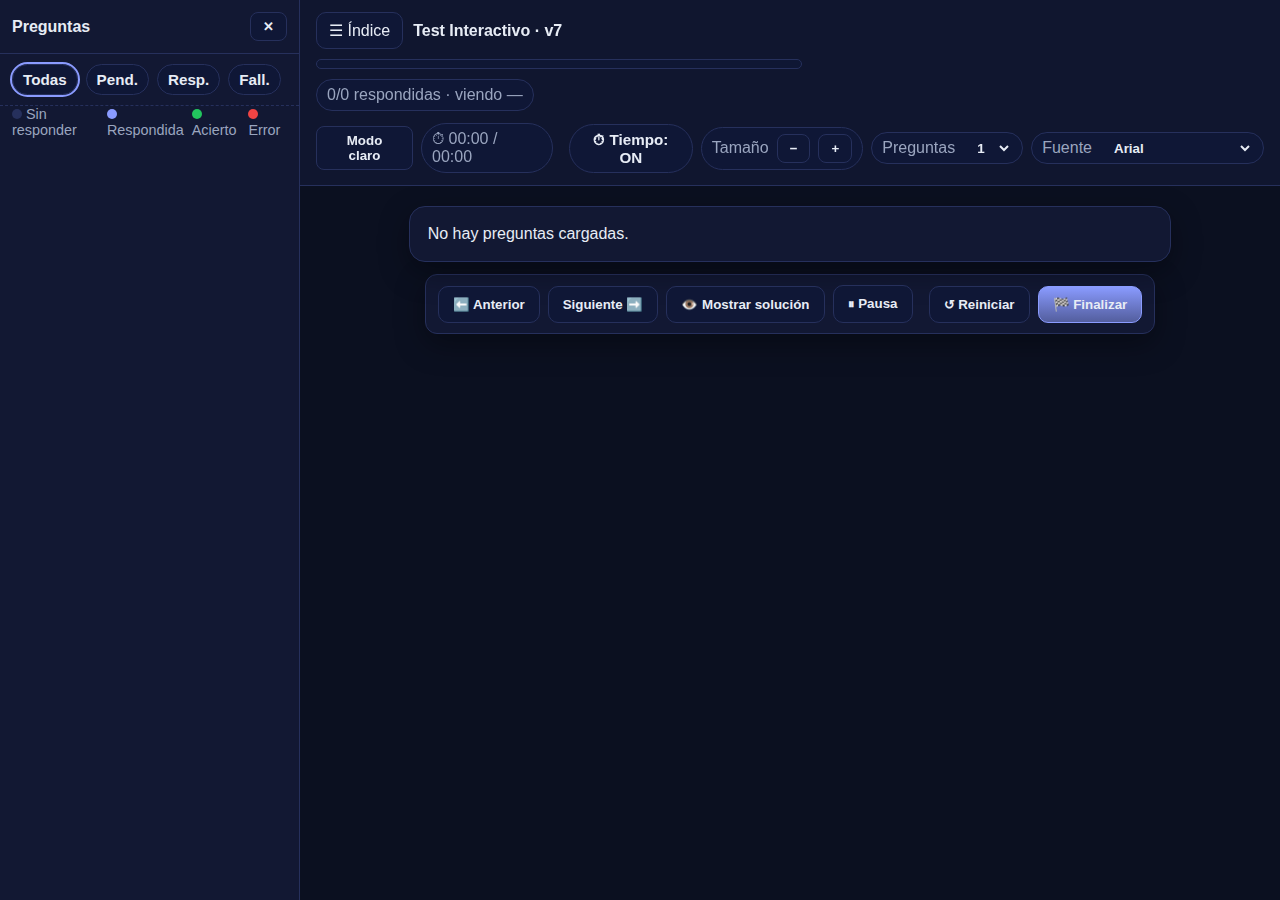
<file: index.html>
<!doctype html>
<html lang="es" data-theme="dark">
<head>
  <meta charset="utf-8">
  <meta name="viewport" content="width=device-width, initial-scale=1">
  <title>Test Interactivo · v7</title>
  <link rel="stylesheet" href="style.css">
</head>
<body>
  <div class="sidebar" id="sidebar" aria-label="Índice de preguntas" aria-hidden="true">
    <div class="side-head">
      <div class="side-title">Preguntas</div>
      <button class="themebtn" id="closeSide" aria-label="Cerrar índice">✕</button>
    </div>
    <div class="side-controls">
      <button class="chip active" data-filter="all">Todas</button>
      <button class="chip" data-filter="pending">Pend.</button>
      <button class="chip" data-filter="answered">Resp.</button>
      <button class="chip" data-filter="wrong">Fall.</button>
    </div>
    <div class="legend">
      <span><span class="dot d-none"></span> Sin responder</span>
      <span><span class="dot d-ans"></span> Respondida</span>
      <span><span class="dot d-ok"></span> Acierto</span>
      <span><span class="dot d-ko"></span> Error</span>
    </div>
    <div class="grid" id="grid"></div>
  </div>
  <div class="backdrop" id="backdrop"></div>

  <div class="main">
    <header>
      <div class="wrap">
        <div class="row">
          <div class="left">
            <div class="hamb" id="openSide">☰ Índice</div>
            <div class="title">Test Interactivo · v7</div>
            <div class="progress"><div id="bar" class="bar"></div></div>
            <div class="pill" id="status">0/0 respondidas</div>
          </div>
          <div class="right">
            <button class="themebtn" id="theme">Modo claro</button>
            <span class="pill" id="timer">⏱ 00:00 / 00:00</span>
            <label class="pill" style="display:flex;gap:8px;align-items:center">Tamaño
              <button class="tbtn" id="smaller" title="Reducir tamaño">−</button>
              <button class="tbtn" id="bigger" title="Aumentar tamaño">+</button>
            </label>
            <label class="pill" style="display:flex;gap:8px;align-items:center">Preguntas
              <select id="pageSize" class="pill" style="margin-left:6px;background:none;border:none;padding:0 4px;">
                <option value="1" selected>1</option>
                <option value="5">5</option>
                <option value="10">10</option>
                <option value="20">20</option>
              </select>
            </label>
            <label class="pill" style="display:flex;gap:8px;align-items:center">Fuente
              <select id="fontSel" class="pill" style="margin-left:6px;background:none;border:none;padding:0 4px;">
                <option value="system-ui, Segoe UI, Roboto, Arial, Helvetica, sans-serif">Sistema</option>
                <option value="Arial, Helvetica, sans-serif" selected>Arial</option>
                <option value="'Times New Roman', Times, serif">Times New Roman</option>
                <option value="'Courier New', Courier, Consolas, Monaco, Menlo, monospace">Monoespaciada</option>
                <option value="Verdana, Geneva, sans-serif">Verdana</option>
              </select>
            </label>
          </div>
        </div>
      </div>
    </header>

    <main>
      <div id="qs" class="stack"></div>
      <div id="actions" class="actions">
        <div class="actions-inner">
          <div class="group">
            <button id="prev" class="btn-icon">⬅️ Anterior</button>
            <button id="next" class="btn-icon">Siguiente ➡️</button>
            <button id="reveal" class="btn-icon">👁️ Mostrar solución</button>
          </div>
          <div class="group">
            <button id="reset" class="btn-icon">↺ Reiniciar</button>
            <button id="finish" class="primary btn-icon">🏁 Finalizar</button>
          </div>
        </div>
      </div>
      <div id="sum" class="card" style="display:none"></div>
    </main>
  </div>

  <!-- Contenedor de datos (lo rellenará preload.js si vienes de load.html) -->
  <script id="data" type="application/json"></script>

  <!-- Muy importante: incluir preload.js ANTES de script.js -->
  <script src="preload.js"></script>
  <script src="script.js"></script>
</body>
</html>
</file>
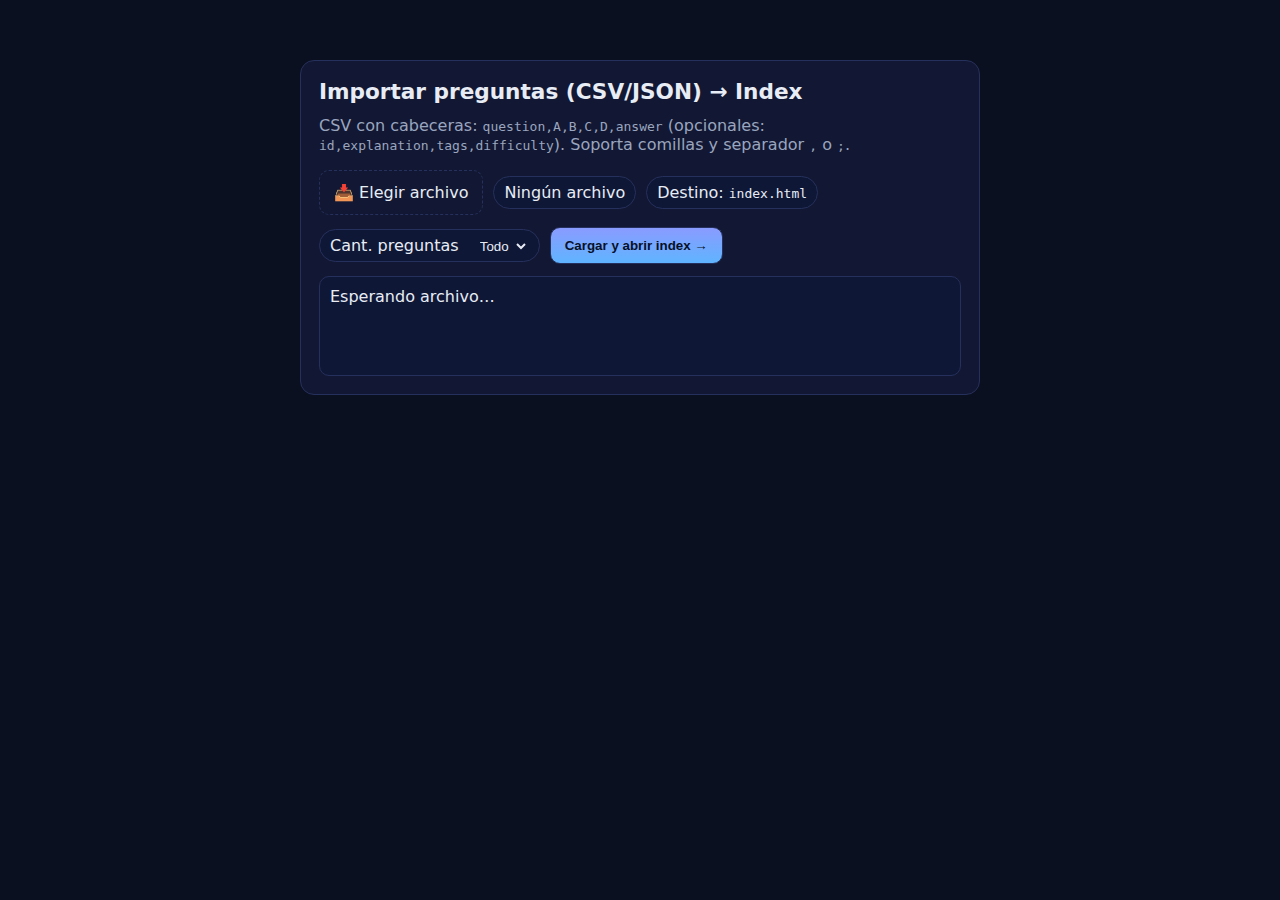
<file: load.html>
<!doctype html>
<html lang="es">
<head>
  <meta charset="utf-8">
  <meta name="viewport" content="width=device-width, initial-scale=1">
  <title>Cargar preguntas (CSV/JSON) → Index</title>
  <style>
    :root{--bg:#0b1020;--surface:#121833;--text:#e7ecf5;--muted:#9aa5bf;--border:#26305c;--accent:#8a9bff}
    *{box-sizing:border-box} body{margin:0;background:var(--bg);color:var(--text);font-family:system-ui,Segoe UI,Roboto,Arial,sans-serif}
    .wrap{max-width:720px;margin:40px auto;padding:20px}
    .card{background:var(--surface);border:1px solid var(--border);border-radius:14px;padding:18px}
    h1{margin:0 0 12px 0;font-size:1.35rem}
    p{color:var(--muted);margin:.5rem 0 1rem}
    label.btn{display:inline-flex;gap:10px;align-items:center;border:1px dashed var(--border);padding:12px 14px;border-radius:10px;cursor:pointer}
    input[type=file]{display:none}
    .row{display:flex;gap:10px;align-items:center;flex-wrap:wrap;margin-top:12px}
    .pill{border:1px solid var(--border);background:#0f1736;color:var(--text);padding:6px 10px;border-radius:999px}
    button{border:1px solid var(--border);background:linear-gradient(180deg,var(--accent),#5fb4ff);color:#081028;
      padding:10px 14px;border-radius:10px;font-weight:700;cursor:pointer}
    .log{white-space:pre-wrap;background:#0f1736;border:1px solid var(--border);border-radius:10px;padding:10px;margin-top:12px;min-height:100px}
    a{color:#9bb4ff}
    .bad{color:#ffb4b4}
  </style>
</head>
<body>
  <div class="wrap">
    <div class="card">
      <h1>Importar preguntas (CSV/JSON) → Index</h1>
      <p>CSV con cabeceras: <code>question,A,B,C,D,answer</code> (opcionales: <code>id,explanation,tags,difficulty</code>). Soporta comillas y separador <code>,</code> o <code>;</code>.</p>
      <div class="row">
        <label class="btn">
          <input id="file" type="file" accept=".csv,.json" />
          📥 Elegir archivo
        </label>
        <span class="pill" id="fname">Ningún archivo</span>
        <span class="pill">Destino: <code>index.html</code></span>
      </div>
      <div class="row">
        <label class="pill">Cant. preguntas
          <select id="limit" class="pill" style="margin-left:8px;background:none;border:none;padding:0 4px;">
            <option value="0" selected>Todo</option>
            <option value="10">10</option>
            <option value="20">20</option>
            <option value="50">50</option>
          </select>
        </label>
        <button id="go">Cargar y abrir index →</button>
      </div>
      <div class="log" id="log">Esperando archivo…</div>
    </div>
  </div>

<script>
const $ = s => document.querySelector(s);
const log = (msg) => { $('#log').innerHTML = msg; };

function readText(file){ return new Promise((res,rej)=>{ const fr=new FileReader(); fr.onload=()=>res(fr.result); fr.onerror=rej; fr.readAsText(file,'utf-8'); }); }

function detectDelimiter(sample){
  const comma = (sample.match(/,/g)||[]).length;
  const semi  = (sample.match(/;/g)||[]).length;
  return semi>comma ? ';' : ',';
}

// Robust CSV parser (handles quotes, escaped quotes, CRLF).
// Returns array of rows (arrays of fields).
function parseCSVRaw(text, delim){
  const rows = [];
  let cur = [], field = '', i=0, inQuotes=false;
  while(i < text.length){
    const ch = text[i];
    if(inQuotes){
      if(ch === '"'){
        const next = text[i+1];
        if(next === '"'){ field += '"'; i+=2; continue; } // escaped quote
        inQuotes = false; i++; continue;
      }else{ field += ch; i++; continue; }
    }else{
      if(ch === '"'){ inQuotes = true; i++; continue; }
      if(ch === '\r'){ i++; continue; }
      if(ch === '\n'){
        cur.push(field); rows.push(cur); cur = []; field=''; i++; continue;
      }
      if(ch === delim){
        cur.push(field); field=''; i++; continue;
      }
      field += ch; i++;
    }
  }
  // last field
  cur.push(field);
  rows.push(cur);
  // drop trailing empty row if file ended with newline
  if(rows.length && rows[rows.length-1].length===1 && rows[rows.length-1][0]===''){ rows.pop(); }
  return rows;
}

function normalizeHeaders(arr){
  return arr.map(h => (h||'').toString().trim().toLowerCase());
}

function toQuestions(rows){
  if(!rows.length) throw new Error('CSV vacío');
  const headers = normalizeHeaders(rows[0]);
  const req = ['question','a','b','c','d','answer'];
  for(const r of req){
    if(!headers.includes(r)) throw new Error('Faltan cabeceras obligatorias: ' + req.join(', '));
  }
  const idx = (name) => headers.indexOf(name);
  const c = {
    id: idx('id'),
    q: idx('question'),
    A: idx('a'),
    B: idx('b'),
    C: idx('c'),
    D: idx('d'),
    ans: idx('answer'),
    expl: idx('explanation'),
    tags: idx('tags'),
    diff: idx('difficulty'),
  };

  const out = [];
  for(let i=1;i<rows.length;i++){
    const row = rows[i];
    // skip empty lines
    if(row.every(x => !x || !x.trim || !x.trim())) continue;
    const get = (k) => (row[k]!==undefined ? String(row[k]).trim() : '');
    const answerRaw = get(c.ans).toUpperCase().replace(/[^A-D]/g,'');
    const answer = answerRaw ? answerRaw[0] : '';
    const question = get(c.q);
    const A = get(c.A), B=get(c.B), C=get(c.C), D=get(c.D);
    if(!(question && A && B && C && D && /[A-D]/.test(answer))){
      // collect error info
      out.push({__error:true, row:i+1, question, A, B, C, D, answer:get(c.ans)});
      continue;
    }
    const tags = c.tags>=0 && get(c.tags) ? get(c.tags).split('|').map(s=>s.trim()).filter(Boolean) : [];
    out.push({
      id: c.id>=0 ? get(c.id) : 'ROW-'+i,
      question,
      options: [{key:'A',text:A},{key:'B',text:B},{key:'C',text:C},{key:'D',text:D}],
      answer,
      explanation: c.expl>=0 ? get(c.expl) : '',
      tags,
      difficulty: c.diff>=0 ? get(c.diff).toLowerCase() : ''
    });
  }
  return out;
}

let chosenFile = null;
$('#file').addEventListener('change', (e)=>{
  chosenFile = e.target.files[0] || null;
  $('#fname').textContent = chosenFile ? chosenFile.name : 'Ningún archivo';
  log(chosenFile ? 'Archivo seleccionado. Pulsa "Cargar y abrir index →"' : 'Esperando archivo…');
});

$('#go').addEventListener('click', async ()=>{
  if(!chosenFile){ alert('Elige un archivo primero.'); return; }
  try{
    const text = await readText(chosenFile);
    let arr = [];
    if(chosenFile.name.toLowerCase().endsWith('.json')){
      arr = JSON.parse(text);
      if(!Array.isArray(arr)) throw new Error('JSON debe ser un array');
    }else{
      const delim = detectDelimiter(text.slice(0, 2000));
      const rows = parseCSVRaw(text, delim);
      const parsed = toQuestions(rows);
      const errs = parsed.filter(x => x.__error);
      if(errs.length){
        const lines = errs.slice(0,8).map(e => `Fila ${e.row}: respuesta="${e.answer}"`);
        log('Algunas filas no cumplen formato (se ignoran):\n'+lines.join('\n')+'\n\nSi quieres, corrige esas filas y vuelve a importar.');
      }
      arr = parsed.filter(x => !x.__error);
      if(arr.length===0) throw new Error('Todas las filas tenían errores.');
    }
    const limit = parseInt($('#limit').value||'0',10);
    const finalArr = (limit>0) ? arr.slice(0, limit) : arr;
    localStorage.setItem('quiz-upload', JSON.stringify(finalArr));
    log('Preguntas cargadas correctamente. Redirigiendo a index…');
    location.href = 'index.html?uploaded=1';
  }catch(err){
    console.error(err);
    log('<span class="bad">Error: '+err.message+'</span>');
    alert('No se pudo procesar el archivo. ' + err.message);
  }
});
</script>
</body>
</html>
</file>
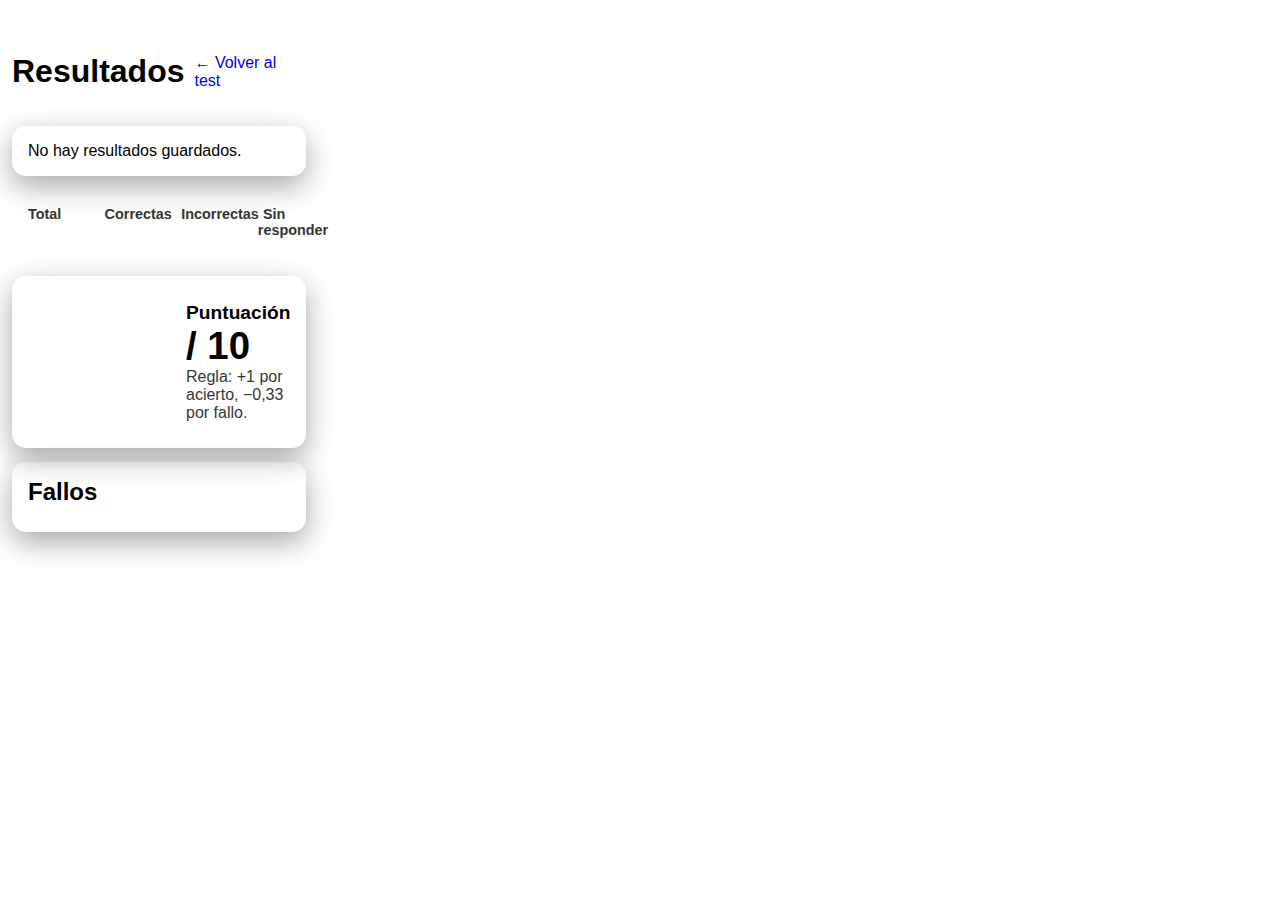
<file: stats.html>
<!DOCTYPE html>
<html lang="es">
<head>
<meta charset="utf-8"/>
<meta name="viewport" content="width=device-width, initial-scale=1"/>
<title>Resultados</title>
<link rel="stylesheet" href="style.css"/>
<style>
:root{--ok:#22c55e;--ko:#ef4444;--muted:#94a3b8}
.stats-wrap{max-width:1000px;margin:20px auto;padding:12px}
.stats-grid{display:grid;grid-template-columns:repeat(4,minmax(0,1fr));gap:12px;margin:14px 0}
.stat{background:var(--panel);border:1px solid var(--border);border-radius:14px;padding:16px;text-align:center}
.stat h3{font-size:.9rem;margin:0 0 .5rem 0;opacity:.8}
.big{font-size:2rem;font-weight:700}
.card{background:var(--panel);border:1px solid var(--border);border-radius:14px;padding:16px;margin-top:14px}
.score{display:flex;align-items:center;gap:18px}
#donut{width:140px;height:140px}
.badge-ok{color:var(--ok)} .badge-ko{color:var(--ko)}
.fallos-list{margin-top:10px;display:grid;gap:10px}
.fallo{border:1px dashed var(--border);border-radius:12px;padding:12px}
.fallo .head{display:flex;justify-content:space-between;gap:8px}
.fallo .q{font-weight:600}
a.btn-link{padding:6px 10px;border:1px solid var(--border);border-radius:10px;text-decoration:none}
.topbar{display:flex;align-items:center;justify-content:space-between;margin-bottom:10px}
.score .label{font-size:1.2rem;font-weight:700}
.note{font-size:2.4rem;font-weight:800}
</style>
</head>
<body>
<script>
// restore theme
try{const t=localStorage.getItem('quiz-theme'); if(t) document.documentElement.setAttribute('data-theme', t);}catch{}
</script>
<div class="stats-wrap">
  <div class="topbar">
    <h1>Resultados</h1>
    <a class="btn-link" id="backBtn" href="index.html#review=1">← Volver al test</a>
  </div>
  <div id="meta" class="card"></div>
  <div class="stats-grid">
    <div class="stat"><h3>Total</h3><div class="big" id="tot"></div></div>
    <div class="stat"><h3>Correctas</h3><div class="big badge-ok" id="ok"></div></div>
    <div class="stat"><h3>Incorrectas</h3><div class="big badge-ko" id="ko"></div></div>
    <div class="stat"><h3>Sin responder</h3><div class="big" id="nr"></div></div>
  </div>
  <div class="card score">
    <canvas id="donut" width="140" height="140"></canvas>
    <div>
      <div class="label">Puntuación</div>
      <div class="note"><span id="score"></span> / 10</div>
      <div style="opacity:.8">Regla: +1 por acierto, −0,33 por fallo.</div>
    </div>
  </div>
  <div class="card">
    <h2 style="margin:0 0 10px 0">Fallos</h2>
    <div id="fallos" class="fallos-list"></div>
  </div>
</div>
<script>
function drawDonut(ok, ko, nr){
  const c=document.getElementById('donut'); const ctx=c.getContext('2d');
  const total = Math.max(1, ok+ko+nr); let start=-Math.PI/2;
  const seg = (v,color)=>{ const ang = v/total * Math.PI*2; ctx.beginPath(); ctx.moveTo(70,70); ctx.arc(70,70,70,start,start+ang); ctx.closePath(); ctx.fillStyle=color; ctx.fill(); start+=ang; };
  ctx.clearRect(0,0,140,140);
  seg(ok,'#22c55e'); seg(ko,'#ef4444'); seg(nr,'#94a3b8');
  // hole
  ctx.globalCompositeOperation='destination-out'; ctx.beginPath(); ctx.arc(70,70,40,0,Math.PI*2); ctx.fill(); ctx.globalCompositeOperation='source-over';
}
(function(){
  const raw = localStorage.getItem('quiz-result');
  if(!raw){ document.getElementById('meta').textContent='No hay resultados guardados.'; return; }
  const r = JSON.parse(raw);
  const d = new Date(r.timestamp);
  const mm = s=> String(s).padStart(2,'0');
  const elapsed = r.elapsedSec || 0;
  const min = Math.floor(elapsed/60), sec = elapsed%60;
  document.getElementById('meta').innerHTML = `Generado: ${mm(d.getDate())}/${mm(d.getMonth()+1)}/${d.getFullYear()}, ${mm(d.getHours())}:${mm(d.getMinutes())}:${mm(d.getSeconds())} · Tiempo empleado: ${mm(min)}:${mm(sec)}`;
  tot.textContent = r.totals.total;
  ok.textContent = r.totals.correct;
  ko.textContent = r.totals.wrong;
  nr.textContent = r.totals.unanswered;
  score.textContent = (r.score10||0).toFixed(2);
  drawDonut(r.totals.correct, r.totals.wrong, r.totals.unanswered);
  const fallos = (r.rows||[]).filter(x=> x.chosen && x.chosen!==x.correct);
  const cont = document.getElementById('fallos');
  if(!fallos.length){ cont.innerHTML = '<div style="opacity:.8">Ningún fallo. Limpio como una patena.</div>'; }
  else{
    cont.innerHTML = '';
    fallos.forEach(item=>{
      const div = document.createElement('div'); div.className='fallo';
      const url = `index.html#review=1&q${item.num}`;
      div.innerHTML = `
        <div class="head"><div>#${item.num}</div><a class="btn-link" href="${url}">Ver en el test ↗</a></div>
        <div class="q">${item.question}</div>
        <div style="margin-top:6px"><b>Tu respuesta:</b> ${item.chosen}) ${item.chosen_text || ''}</div>
        <div><b>Correcta:</b> ${item.correct}) ${item.correct_text || ''}</div>`;
      cont.appendChild(div);
    });
  }
  // ensure back link keeps review
  document.getElementById('backBtn').setAttribute('href','index.html#review=1');
})();
</script>
</body>
</html>
</file>
<file: style.css>
:root { --fs: 16px; --radius: 16px; --shadow: 0 10px 30px rgba(0,0,0,.35); --side: 300px; --ff: var(--app-font, Arial, Helvetica, sans-serif); }
:root[data-theme="dark"] { --bg:#0b1020; --surface:#121833; --muted:#9aa5bf; --text:#e7ecf5; --accent:#8a9bff; --ok:#22c55e; --ko:#ef4444; --border:#26305c; --chip:#0f1736; }
:root[data-theme="light"] { --bg:#f6f8ff; --surface:#ffffff; --muted:#5b667a; --text:#111827; --accent:#3b82f6; --ok:#16a34a; --ko:#dc2626; --border:#d7dcef; --chip:#eef2ff; }
*{box-sizing:border-box} html{font-size:var(--fs)}
body{margin:0;background:var(--bg);color:var(--text);font-family:var(--ff);display:flex;min-height:100vh;}
.visually-hidden{position:absolute;left:-9999px;top:auto;width:1px;height:1px;overflow:hidden}

.sidebar{position:fixed; inset:0 auto 0 0; width:300px; background:var(--surface); border-right:1px solid var(--border);
  transform:translateX(-102%); transition:transform .25s ease; z-index:30; display:flex; flex-direction:column;}
.sidebar.open{ transform:translateX(0); }
.side-head{display:flex;align-items:center;justify-content:space-between;padding:12px;border-bottom:1px solid var(--border)}
.side-title{font-weight:700}
.side-controls{display:flex;gap:8px;align-items:center; padding:10px 12px; border-bottom:1px dashed var(--border)}
.chip{border:1px solid var(--border); background:var(--chip); color:var(--text); padding:6px 10px; border-radius:999px; cursor:pointer; font-weight:600; font-size:.95rem}
.chip.active{ outline:2px solid var(--accent); }
.grid{display:grid; grid-template-columns: repeat(auto-fill, minmax(52px, 1fr)); gap:8px; padding:12px; overflow:auto}
.qbtn{ border:1px solid var(--border); background:var(--chip); color:var(--text); border-radius:12px; padding:12px 0; text-align:center; cursor:pointer; font-weight:700; font-size:1rem; min-height:44px; }
.qbtn.ok{ background: rgba(34,197,94,.15); }
.qbtn.ko{ background: rgba(239,68,68,.15); }
.qbtn.ans{ box-shadow: inset 0 0 0 2px var(--accent); }
.qbtn.active{ outline:2px solid var(--accent); }
.qbtn.readonly{ opacity:.6; }
.legend{display:flex;gap:8px;align-items:center; padding:0 12px 12px; color:var(--muted); font-size:.9rem}
.dot{width:10px;height:10px;border-radius:999px;display:inline-block}
.d-ok{background:var(--ok)} .d-ko{background:var(--ko)} .d-ans{background:var(--accent)} .d-none{background:var(--border)}

.backdrop{position:fixed; inset:0; background:rgba(0,0,0,.45); opacity:0; pointer-events:none; transition:opacity .25s ease; z-index:20}
.backdrop.show{opacity:1; pointer-events:auto}

@media (min-width: 1000px){
  body{display:grid; grid-template-columns: var(--side) 1fr}
  .sidebar{position:sticky; top:var(--headH,0px); transform:none; inset:auto; height:calc(100vh - var(--headH,0px)); width:var(--side);}
  .sidebar.collapsed{width:0px; border-right:none; padding:0; overflow:hidden}
  .backdrop{display:none}
}

.main{display:flex;flex-direction:column; min-width:0;}
header{position:sticky;top:0;background:color-mix(in oklab, var(--surface) 85%, transparent);backdrop-filter:blur(8px);border-bottom:1px solid var(--border);z-index:10}
.wrap{max-width:1100px;margin:0 auto;padding:12px 16px}
.row{display:flex;gap:12px;align-items:center;flex-wrap:wrap;justify-content:space-between}
.left{display:flex;gap:10px;align-items:center;flex-wrap:wrap}
.hamb{display:inline-flex;align-items:center;gap:8px;border:1px solid var(--border);background:var(--chip);padding:8px 12px;border-radius:10px;cursor:pointer}
.title{font-weight:700}
.progress{flex:1 1 260px;height:10px;background:color-mix(in oklab, var(--chip) 85%, transparent);border:1px solid var(--border);border-radius:999px;overflow:hidden}
.bar{height:100%;width:0%;background:linear-gradient(90deg,var(--accent),#58d0ff);transition:width .3s ease}
.right{display:flex;gap:8px;align-items:center}
.pill{border:1px solid var(--border);background:var(--chip);color:var(--muted);padding:6px 10px;border-radius:999px}
.tbtn, .themebtn{border:1px solid var(--border);background:var(--chip);color:var(--text);padding:6px 12px;border-radius:8px;cursor:pointer;font-weight:700}

main{max-width:1100px;margin:20px auto 120px;padding:0 16px}
.card{background:var(--surface);border:1px solid var(--border);border-radius:var(--radius);box-shadow:var(--shadow);padding:18px}
.qid{background:var(--chip);border:1px solid var(--border);color:var(--muted);font-weight:700;padding:6px 10px;border-radius:10px;min-width:48px;text-align:center;margin-right:10px}
.qhead{display:flex;gap:8px}
.opts{margin-top:12px;display:grid;gap:10px}
.opt{border:1px solid var(--border);background:var(--chip);border-radius:12px;padding:12px;display:flex;gap:10px;align-items:flex-start}
.opt.locked{opacity:.9;cursor:not-allowed}
.opt input{margin-top:3px}
.feedback{margin-top:12px;border-top:1px dashed var(--border);padding-top:12px}
.correcto{color:var(--ok);font-weight:700}
.incorrecto{color:var(--ko);font-weight:700}

button{border:1px solid var(--border);background:var(--chip);color:var(--text);padding:10px 14px;border-radius:10px;font-weight:600;cursor:pointer}
button.primary{background:linear-gradient(180deg,var(--accent), color-mix(in oklab, var(--accent) 70%, black));border-color:var(--accent)}
button:disabled{opacity:.5;cursor:not-allowed}
code{background:var(--chip);border:1px solid var(--border);padding:2px 6px;border-radius:6px}
a.goto{color:var(--accent); font-weight:700; text-decoration:none}
a.goto:hover{text-decoration:underline}

.stack{display:flex;flex-direction:column;gap:16px}
select.pill{border:1px solid var(--border);background:var(--chip);color:var(--text);
  padding:6px 10px;border-radius:999px;font-weight:600}

.actions{max-width:1100px;margin:12px auto 24px;padding:0 16px}
.actions-inner{background:var(--surface);border:1px solid var(--border);border-radius:12px;box-shadow:var(--shadow);
  padding:10px 12px;display:flex;justify-content:space-between;gap:8px;align-items:center;flex-wrap:wrap}
.group{display:flex;gap:8px;align-items:center;flex-wrap:wrap}

.fly{position:fixed;left:0;right:0;top:50vh;display:flex;justify-content:center;pointer-events:none;z-index:50}
.badge{display:flex;align-items:center;justify-content:center;width:64px;height:64px;border-radius:999px;
  box-shadow:0 12px 40px rgba(0,0,0,.35);font-size:34px;color:white;animation:flyUp 1100ms ease forwards}
.badge.ok{background: radial-gradient(60% 60% at 50% 40%, rgba(34,197,94,.9), rgba(34,197,94,.6));}
.badge.ko{background: radial-gradient(60% 60% at 50% 40%, rgba(239,68,68,.9), rgba(239,68,68,.6));}
@keyframes flyUp{0%{{opacity:0;transform:translateY(120px) scale(.9)}}20%{{opacity:1;transform:translateY(20px) scale(1)}}70%{{opacity:1;transform:translateY(-10px) scale(1)}}100%{{opacity:0;transform:translateY(-30px) scale(1)}}}

/* Lock icon badge (modo claro/oscuro) */
.lock-ico{display:inline-flex;align-items:center;justify-content:center;width:36px;height:26px;margin-left:auto;border-radius:999px;border:1px solid var(--border);background:#0f1736;color:var(--text);font-size:15px}
:root[data-theme="light"] .lock-ico{background:#e9eefc;color:#0c1a4a;border-color:#c9d3f6}

/* Outcome badges */
.badge-ok{background:#e7f9ef;border-color:#b7e7c9;color:#0b6b2b}
:root[data-theme="dark"] .badge-ok{background:#11311f;border-color:#255a38;color:#53d56c}
.badge-ko{background:#ffe9ea;border-color:#f3b6bc;color:#8e1b1b}
:root[data-theme="dark"] .badge-ko{background:#38141a;border-color:#6b2a31;color:#ff6b6b}
/* Feedback text look */
.feedback{margin-top:8px;color:var(--muted)}
.feedback .ok{color:#0b6b2b}
:root[data-theme="dark"] .feedback .ok{color:#53d56c}
.feedback .ko{color:#8e1b1b}
:root[data-theme="dark"] .feedback .ko{color:#ff6b6b}


/* Visual icons + badges (light/dark ready) */
.opt { position:relative; }
.opt .opt-body { display:flex; align-items:flex-start; gap:10px; width:100%; }
.opt .opt-key { font-weight:700; }
.opt .opt-mark {
  margin-left:auto; min-width:26px; height:26px; border-radius:50%;
  display:flex; align-items:center; justify-content:center; font-weight:800;
  border:2px solid transparent; background:transparent; color:inherit;
}
.opt.ok { background: rgba(34,197,94,.12); border-color: #8dd9a8; }
.opt.ko { background: rgba(239,68,68,.12); border-color: #ff9aa6; }
.opt.ok .opt-mark { background: rgba(34,197,94,.15); border-color:#22c55e; color:#0e5c2f; }
.opt.ko .opt-mark { background: rgba(239,68,68,.15); border-color:#ef4444; color:#7a1020; }
:root[data-theme="dark"] .opt.ok { background:#0f2b1b; border-color:#1f5b37; }
:root[data-theme="dark"] .opt.ko { background:#3b0e17; border-color:#6d1b2a; }
:root[data-theme="dark"] .opt.ok .opt-mark { background:#1f5b3726; border-color:#55d39a; color:#9ff0b6; }
:root[data-theme="dark"] .opt.ko .opt-mark { background:#6d1b2a33; border-color:#ffb3bf; color:#ffb3bf; }

.badge{display:inline-flex;align-items:center;gap:8px;border-radius:999px;padding:6px 10px;border:1px solid var(--border);font-weight:600}
.badge.ok{background:#e8f8ee;color:#0e5c2f;border-color:#bde6c9}
.badge.ko{background:#ffecee;color:#7a1020;border-color:#ffb3bf}
:root[data-theme="dark"] .badge.ok{background:#113821;color:#9ff0b6;border-color:#1f5b37}
:root[data-theme="dark"] .badge.ko{background:#3b0e17;color:#ffb3bf;border-color:#6d1b2a}
.badge .ico{font-size:1.1rem;line-height:1}
.feedback .explain{margin-top:6px;opacity:.9}

/* Lock icon tuning for light/dark */
.lock-ico{display:inline-flex;align-items:center;justify-content:center;width:36px;height:26px;margin-left:auto;border-radius:999px;border:1px solid var(--border);background:#0f1736;color:var(--text);font-size:15px}
:root[data-theme="light"] .lock-ico{background:#e9eefc;color:#0c1a4a;border-color:#c9d3f6}

#timedToggle{cursor:pointer}
#pause{margin-right:8px}


/* ---- Modal ---- */
.modal-overlay{position:fixed;inset:0;background:rgba(0,0,0,.45);display:grid;place-items:center;z-index:9999}
.modal{background:var(--panel);color:var(--text);border:1px solid var(--border);border-radius:14px;min-width:320px;max-width:520px;box-shadow:0 10px 40px rgba(0,0,0,.35)}
.modal-h{font-weight:700;font-size:1.1rem;padding:16px 18px;border-bottom:1px solid var(--border)}
.modal-b{padding:14px 18px;opacity:.95}
.modal-f{display:flex;gap:10px;justify-content:flex-end;padding:14px 18px;border-top:1px solid var(--border)}
.btn.primary{background:var(--accent);color:#fff;border:none}
.btn.ghost{background:transparent;border:1px solid var(--border)}
</file>
